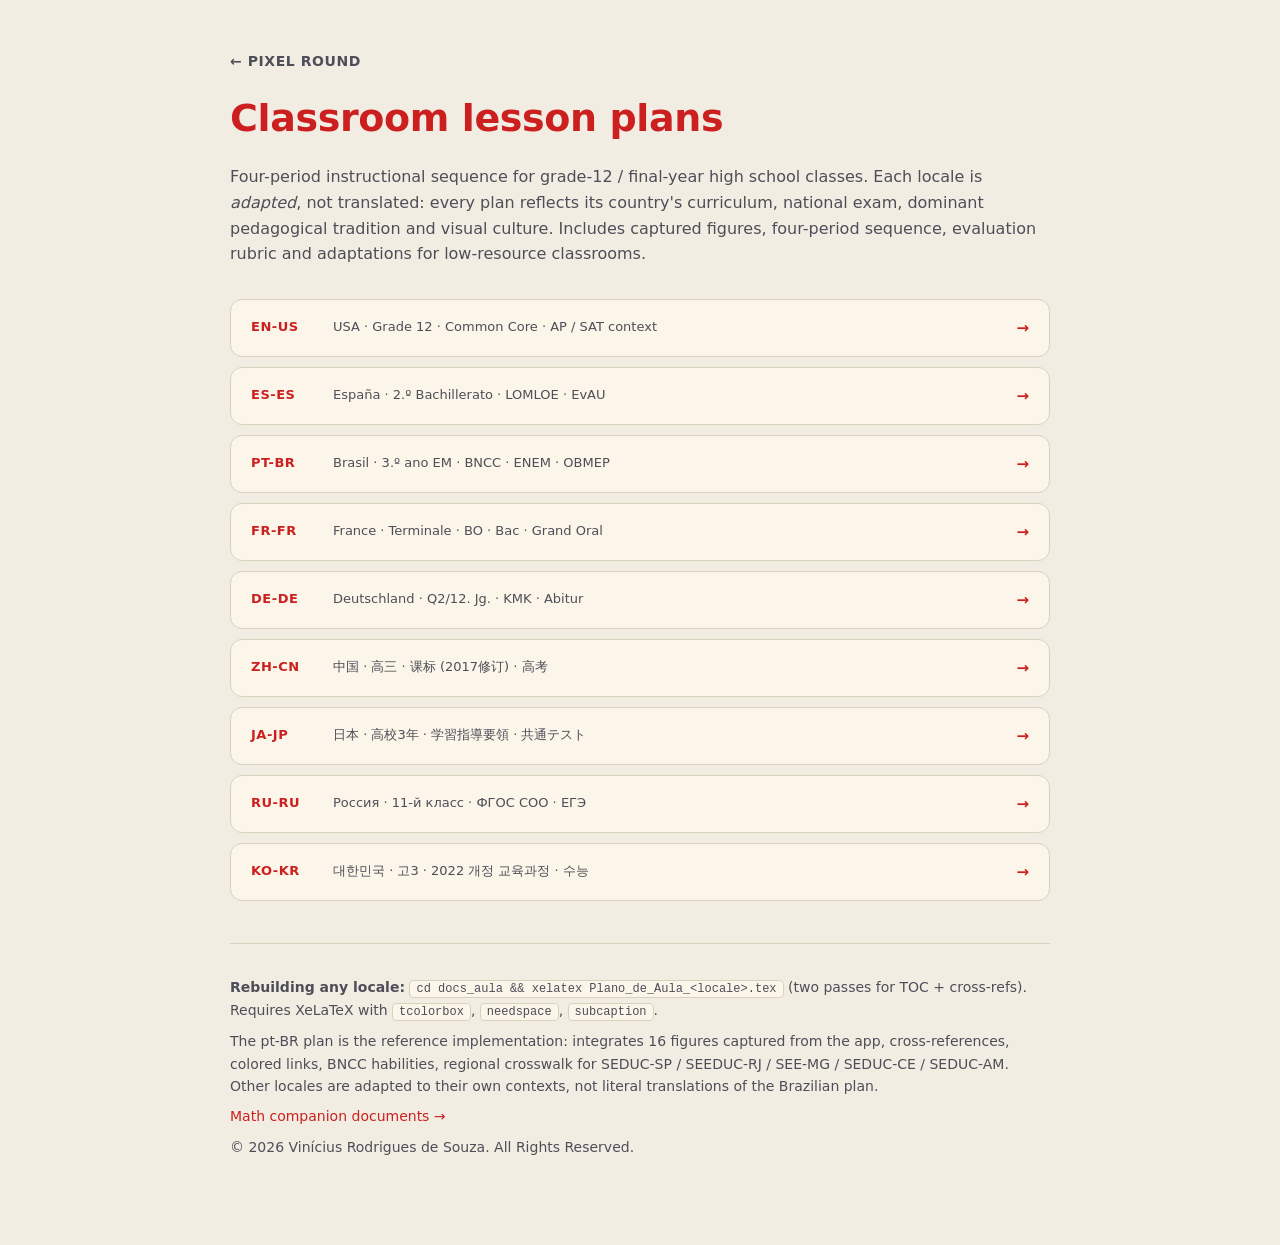
<file: docs_aula/index.html>
<!doctype html>
<html lang="en">
<head>
<meta charset="utf-8">
<title>Pixel Round — Classroom lesson plans (PDF)</title>
<meta name="viewport" content="width=device-width,initial-scale=1">
<meta name="robots" content="index,follow">
<meta name="description" content="Pixel Round classroom lesson plans. Four-period sequences in 9 locales, each adapted (not translated) to the local curriculum, exam system, pedagogy and visual culture.">
<style>
  :root{--bg:#f2ede2;--surface:#fbf6e9;--border:#d8d1bc;--text:#1f1f23;--muted:#4e4e58;--accent:#cc2020;--accent-dim:rgba(204,32,32,.12)}
  html,body{margin:0;padding:0;background:var(--bg);color:var(--text);font-family:Inter,-apple-system,Segoe UI,system-ui,sans-serif;line-height:1.6}
  main{max-width:820px;margin:0 auto;padding:48px 28px 80px}
  header a.back{color:var(--muted);text-decoration:none;font-size:14px;letter-spacing:.04em;text-transform:uppercase;font-weight:700}
  header a.back:hover{color:var(--accent)}
  h1{font-size:38px;font-weight:800;color:var(--accent);margin:14px 0 6px;letter-spacing:-.01em}
  .sub{color:var(--muted);font-size:16px;margin-bottom:32px}
  .card{display:flex;align-items:center;justify-content:space-between;background:var(--surface);border:1px solid var(--border);border-radius:12px;padding:16px 20px;margin:10px 0;text-decoration:none;color:var(--text);transition:.12s ease-out;font-size:15px;gap:10px}
  .card:hover{border-color:var(--accent);background:var(--accent-dim);transform:translateY(-1px)}
  .card .head{display:flex;align-items:center;flex:1;min-width:0}
  .card .locale{font-weight:700;letter-spacing:.04em;font-size:13px;color:var(--accent);text-transform:uppercase;display:inline-block;min-width:72px}
  .card .ctx{color:var(--muted);font-size:13px;margin-left:10px;flex:1;overflow:hidden;text-overflow:ellipsis;white-space:nowrap}
  .card .arrow{color:var(--accent);font-weight:700;flex-shrink:0}
  section.about{margin-top:42px;padding-top:24px;border-top:1px solid var(--border);color:var(--muted);font-size:14px}
  section.about p{margin:8px 0}
  section.about a{color:var(--accent);text-decoration:none}
  section.about a:hover{text-decoration:underline}
  code{background:var(--surface);border:1px solid var(--border);padding:1px 6px;border-radius:4px;font-family:JetBrains Mono,SFMono-Regular,Consolas,monospace;font-size:12px}
</style>
</head>
<body>
<main>
  <header>
    <a class="back" href="../">← Pixel Round</a>
    <h1>Classroom lesson plans</h1>
    <p class="sub">Four-period instructional sequence for grade-12 / final-year high school classes. Each locale is <em>adapted</em>, not translated: every plan reflects its country's curriculum, national exam, dominant pedagogical tradition and visual culture. Includes captured figures, four-period sequence, evaluation rubric and adaptations for low-resource classrooms.</p>
  </header>

  <a class="card" href="Plano_de_Aula_en-US.pdf"><span class="head"><span class="locale">en-US</span><span class="ctx">USA · Grade 12 · Common Core · AP / SAT context</span></span><span class="arrow">→</span></a>
  <a class="card" href="Plano_de_Aula_es-ES.pdf"><span class="head"><span class="locale">es-ES</span><span class="ctx">España · 2.º Bachillerato · LOMLOE · EvAU</span></span><span class="arrow">→</span></a>
  <a class="card" href="Plano_de_Aula_pt-BR.pdf"><span class="head"><span class="locale">pt-BR</span><span class="ctx">Brasil · 3.º ano EM · BNCC · ENEM · OBMEP</span></span><span class="arrow">→</span></a>
  <a class="card" href="Plano_de_Aula_fr-FR.pdf"><span class="head"><span class="locale">fr-FR</span><span class="ctx">France · Terminale · BO · Bac · Grand Oral</span></span><span class="arrow">→</span></a>
  <a class="card" href="Plano_de_Aula_de-DE.pdf"><span class="head"><span class="locale">de-DE</span><span class="ctx">Deutschland · Q2/12. Jg. · KMK · Abitur</span></span><span class="arrow">→</span></a>
  <a class="card" href="Plano_de_Aula_zh-CN.pdf"><span class="head"><span class="locale">zh-CN</span><span class="ctx">中国 · 高三 · 课标 (2017修订) · 高考</span></span><span class="arrow">→</span></a>
  <a class="card" href="Plano_de_Aula_ja-JP.pdf"><span class="head"><span class="locale">ja-JP</span><span class="ctx">日本 · 高校3年 · 学習指導要領 · 共通テスト</span></span><span class="arrow">→</span></a>
  <a class="card" href="Plano_de_Aula_ru-RU.pdf"><span class="head"><span class="locale">ru-RU</span><span class="ctx">Россия · 11-й класс · ФГОС СОО · ЕГЭ</span></span><span class="arrow">→</span></a>
  <a class="card" href="Plano_de_Aula_ko-KR.pdf"><span class="head"><span class="locale">ko-KR</span><span class="ctx">대한민국 · 고3 · 2022 개정 교육과정 · 수능</span></span><span class="arrow">→</span></a>

  <section class="about">
    <p><strong>Rebuilding any locale:</strong> <code>cd docs_aula &amp;&amp; xelatex Plano_de_Aula_&lt;locale&gt;.tex</code> (two passes for TOC + cross-refs). Requires XeLaTeX with <code>tcolorbox</code>, <code>needspace</code>, <code>subcaption</code>.</p>
    <p>The pt-BR plan is the reference implementation: integrates 16 figures captured from the app, cross-references, colored links, BNCC habilities, regional crosswalk for SEDUC-SP / SEEDUC-RJ / SEE-MG / SEDUC-CE / SEDUC-AM. Other locales are adapted to their own contexts, not literal translations of the Brazilian plan.</p>
    <p><a href="../docs_math/">Math companion documents →</a></p>
    <p>© 2026 Vinícius Rodrigues de Souza. All Rights Reserved.</p>
  </section>
</main>
</body>
</html>
</file>
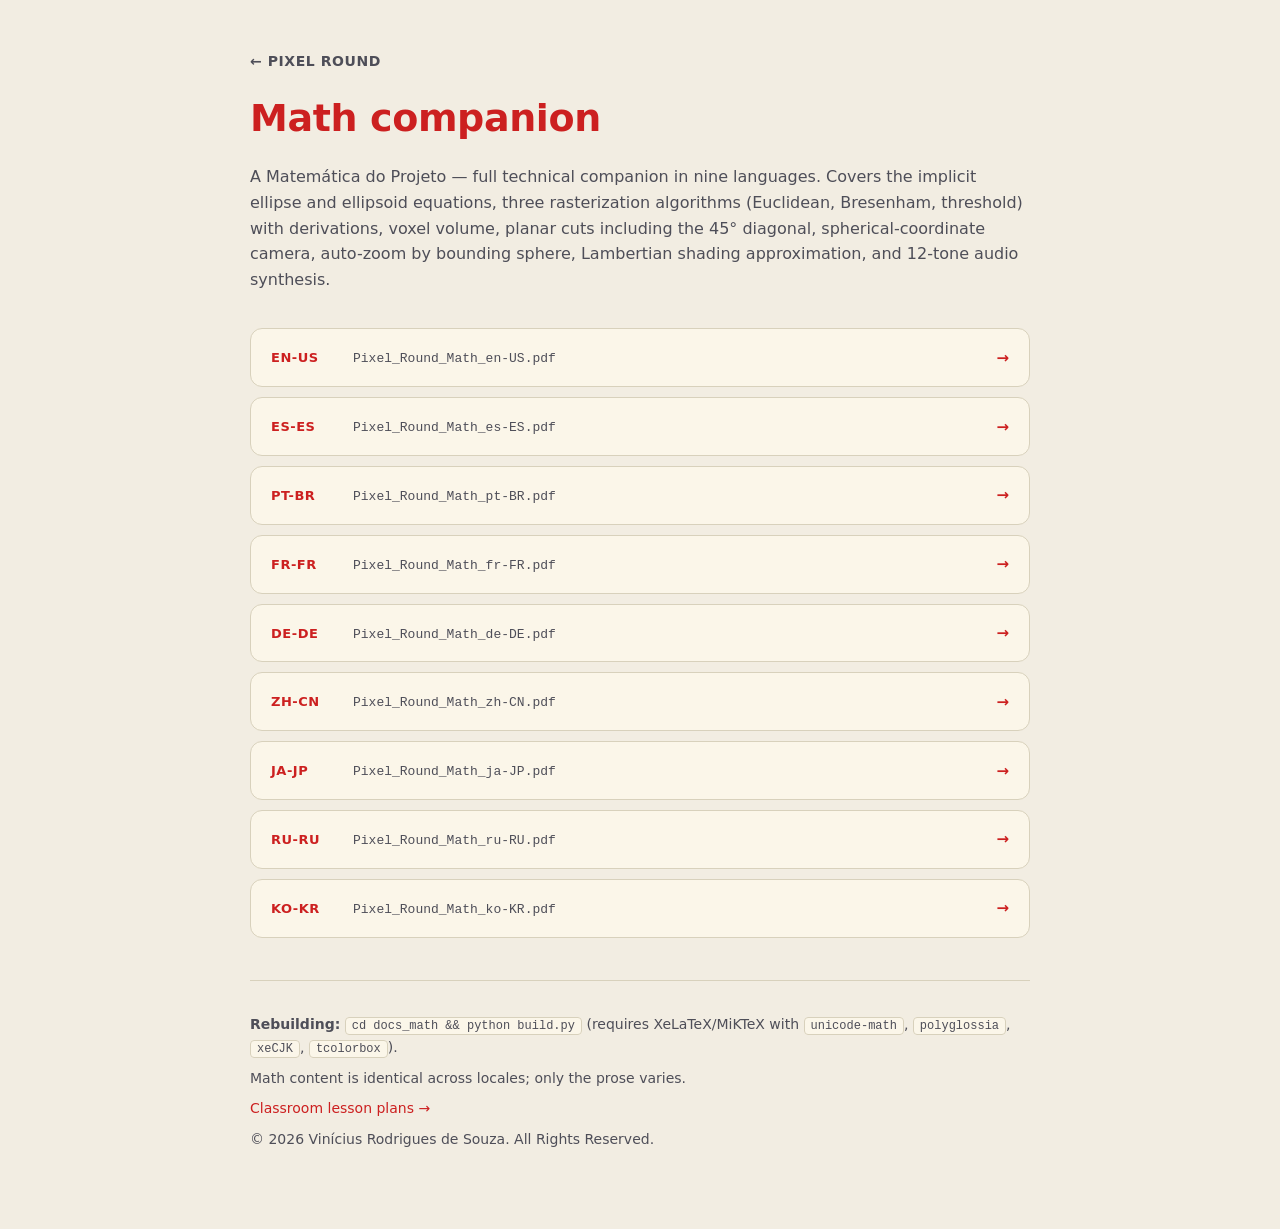
<file: docs_math/index.html>
<!doctype html>
<html lang="en">
<head>
<meta charset="utf-8">
<title>Pixel Round — Math companion (PDF)</title>
<meta name="viewport" content="width=device-width,initial-scale=1">
<meta name="robots" content="index,follow">
<meta name="description" content="Pixel Round technical math companion. PDFs in 9 languages covering implicit equations, rasterization algorithms, voxelization, planar cuts, Lambertian shading and 12-tone audio synthesis.">
<style>
  :root{--bg:#f2ede2;--surface:#fbf6e9;--border:#d8d1bc;--text:#1f1f23;--muted:#4e4e58;--accent:#cc2020;--accent-dim:rgba(204,32,32,.12)}
  html,body{margin:0;padding:0;background:var(--bg);color:var(--text);font-family:Inter,-apple-system,Segoe UI,system-ui,sans-serif;line-height:1.6}
  main{max-width:780px;margin:0 auto;padding:48px 28px 80px}
  header a.back{color:var(--muted);text-decoration:none;font-size:14px;letter-spacing:.04em;text-transform:uppercase;font-weight:700}
  header a.back:hover{color:var(--accent)}
  h1{font-size:38px;font-weight:800;color:var(--accent);margin:14px 0 6px;letter-spacing:-.01em}
  .sub{color:var(--muted);font-size:16px;margin-bottom:36px}
  .card{display:flex;align-items:center;justify-content:space-between;background:var(--surface);border:1px solid var(--border);border-radius:12px;padding:16px 20px;margin:10px 0;text-decoration:none;color:var(--text);transition:.12s ease-out;font-size:15px}
  .card:hover{border-color:var(--accent);background:var(--accent-dim);transform:translateY(-1px)}
  .card .locale{font-weight:700;letter-spacing:.04em;font-size:13px;color:var(--accent);text-transform:uppercase;display:inline-block;min-width:72px}
  .card .name{font-family:JetBrains Mono,SFMono-Regular,Consolas,monospace;color:var(--muted);font-size:13px;margin-left:10px}
  .card .arrow{color:var(--accent);font-weight:700}
  section.about{margin-top:42px;padding-top:24px;border-top:1px solid var(--border);color:var(--muted);font-size:14px}
  section.about p{margin:8px 0}
  section.about a{color:var(--accent);text-decoration:none}
  section.about a:hover{text-decoration:underline}
  code{background:var(--surface);border:1px solid var(--border);padding:1px 6px;border-radius:4px;font-family:JetBrains Mono,SFMono-Regular,Consolas,monospace;font-size:12px}
</style>
</head>
<body>
<main>
  <header>
    <a class="back" href="../">← Pixel Round</a>
    <h1>Math companion</h1>
    <p class="sub">A Matemática do Projeto — full technical companion in nine languages. Covers the implicit ellipse and ellipsoid equations, three rasterization algorithms (Euclidean, Bresenham, threshold) with derivations, voxel volume, planar cuts including the 45° diagonal, spherical-coordinate camera, auto-zoom by bounding sphere, Lambertian shading approximation, and 12-tone audio synthesis.</p>
  </header>

  <a class="card" href="Pixel_Round_Math_en-US.pdf"><span><span class="locale">en-US</span><span class="name">Pixel_Round_Math_en-US.pdf</span></span><span class="arrow">→</span></a>
  <a class="card" href="Pixel_Round_Math_es-ES.pdf"><span><span class="locale">es-ES</span><span class="name">Pixel_Round_Math_es-ES.pdf</span></span><span class="arrow">→</span></a>
  <a class="card" href="Pixel_Round_Math_pt-BR.pdf"><span><span class="locale">pt-BR</span><span class="name">Pixel_Round_Math_pt-BR.pdf</span></span><span class="arrow">→</span></a>
  <a class="card" href="Pixel_Round_Math_fr-FR.pdf"><span><span class="locale">fr-FR</span><span class="name">Pixel_Round_Math_fr-FR.pdf</span></span><span class="arrow">→</span></a>
  <a class="card" href="Pixel_Round_Math_de-DE.pdf"><span><span class="locale">de-DE</span><span class="name">Pixel_Round_Math_de-DE.pdf</span></span><span class="arrow">→</span></a>
  <a class="card" href="Pixel_Round_Math_zh-CN.pdf"><span><span class="locale">zh-CN</span><span class="name">Pixel_Round_Math_zh-CN.pdf</span></span><span class="arrow">→</span></a>
  <a class="card" href="Pixel_Round_Math_ja-JP.pdf"><span><span class="locale">ja-JP</span><span class="name">Pixel_Round_Math_ja-JP.pdf</span></span><span class="arrow">→</span></a>
  <a class="card" href="Pixel_Round_Math_ru-RU.pdf"><span><span class="locale">ru-RU</span><span class="name">Pixel_Round_Math_ru-RU.pdf</span></span><span class="arrow">→</span></a>
  <a class="card" href="Pixel_Round_Math_ko-KR.pdf"><span><span class="locale">ko-KR</span><span class="name">Pixel_Round_Math_ko-KR.pdf</span></span><span class="arrow">→</span></a>

  <section class="about">
    <p><strong>Rebuilding:</strong> <code>cd docs_math &amp;&amp; python build.py</code> (requires XeLaTeX/MiKTeX with <code>unicode-math</code>, <code>polyglossia</code>, <code>xeCJK</code>, <code>tcolorbox</code>).</p>
    <p>Math content is identical across locales; only the prose varies.</p>
    <p><a href="../docs_aula/">Classroom lesson plans →</a></p>
    <p>© 2026 Vinícius Rodrigues de Souza. All Rights Reserved.</p>
  </section>
</main>
</body>
</html>
</file>
